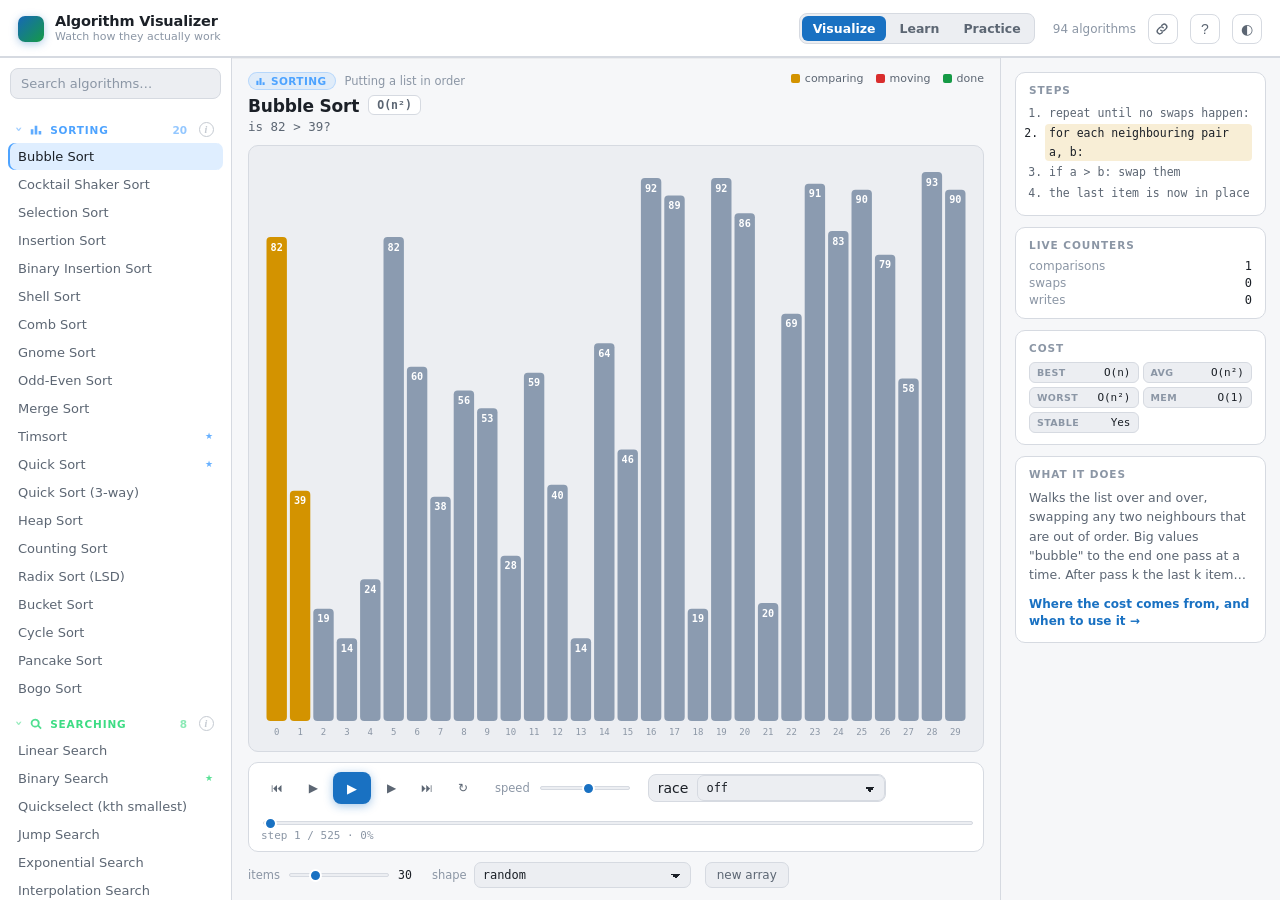
<file: index.html>
<!DOCTYPE html>
<html lang="en" data-theme="dark">
<head>
<meta charset="utf-8">
<meta name="viewport" content="width=device-width, initial-scale=1">
<title>Algorithm Visualizer</title>
<meta name="description" content="Step through 94 classic algorithms — sorting, searching, pathfinding, graphs, trees, dynamic programming, string matching, backtracking, number theory and geometry.">
<meta name="color-scheme" content="dark light">
<meta name="theme-color" content="#0e1116">

<!-- Favicon as an inline SVG, so there is no extra file to serve. -->
<link rel="icon" href="data:image/svg+xml,%3Csvg xmlns='http://www.w3.org/2000/svg' viewBox='0 0 32 32'%3E%3Crect width='32' height='32' rx='7' fill='%230e1116'/%3E%3Crect x='6' y='17' width='4' height='9' rx='1' fill='%234da3ff'/%3E%3Crect x='12' y='12' width='4' height='14' rx='1' fill='%23ffc53d'/%3E%3Crect x='18' y='8' width='4' height='18' rx='1' fill='%233ddc84'/%3E%3Crect x='24' y='20' width='4' height='6' rx='1' fill='%23ff5c5c'/%3E%3C/svg%3E">
<link rel="stylesheet" href="css/style.css">
</head>
<body>

<a class="skip-link" href="#stage">Skip to the visualization</a>

<header class="topbar">
  <div class="brand">
    <span class="logo" aria-hidden="true"></span>
    <div class="brand-text">
      <h1>Algorithm Visualizer</h1>
      <p class="tagline">Watch how they actually work</p>
    </div>
  </div>
  <div class="topbar-right">
    <span class="algo-count" id="algo-count"></span>
    <button class="icon-btn" id="copy-link" title="Copy a link to this exact step" aria-label="Copy link to this step">
      <svg viewBox="0 0 16 16" width="14" height="14" aria-hidden="true" fill="none" stroke="currentColor" stroke-width="1.6" stroke-linecap="round">
        <path d="M6.6 9.4a3 3 0 0 0 4.2 0l2.1-2.1a3 3 0 0 0-4.2-4.2l-1 1"/>
        <path d="M9.4 6.6a3 3 0 0 0-4.2 0L3.1 8.7a3 3 0 0 0 4.2 4.2l1-1"/>
      </svg>
    </button>
    <button class="icon-btn" id="help-toggle" title="Keyboard shortcuts (?)" aria-label="Keyboard shortcuts">?</button>
    <button class="icon-btn" id="theme-toggle" title="Toggle light / dark" aria-label="Toggle theme">◐</button>
  </div>
</header>

<main class="layout">

  <!-- ───────────────── left: algorithm picker ───────────────── -->
  <nav class="sidebar" id="sidebar" aria-label="Algorithms">
    <input type="search" id="algo-filter" class="filter" placeholder="Search algorithms…" autocomplete="off" aria-label="Search algorithms">
    <div id="algo-list" class="algo-list"></div>
  </nav>

  <!-- ───────────────── middle: the visual ───────────────── -->
  <section class="stage-wrap">
    <div class="stage-head">
      <div>
        <div class="crumb" id="crumb"></div>
        <h2 id="algo-title">—</h2><span class="big-o" id="big-o"></span>
        <p id="algo-note" class="note" role="status" aria-live="polite">Pick an algorithm to begin.</p>
      </div>
      <div class="stage-head-right">
        <div class="legend" id="legend"></div>
      </div>
    </div>

    <div class="stage" id="stage" role="img" aria-label="Algorithm visualization">
      <div class="race-pane" id="pane-a">
        <div class="race-head" id="head-a"></div>
        <canvas id="canvas"></canvas>
        <div class="race-foot" id="foot-a"></div>
      </div>
      <div class="race-pane" id="pane-b" hidden>
        <div class="race-head" id="head-b"></div>
        <canvas id="canvas-b"></canvas>
        <div class="race-foot" id="foot-b"></div>
      </div>
    </div>

    <!-- shown once both sides of a race have finished -->
    <div class="race-result" id="race-result" hidden>
      <div class="race-result-head">
        <span class="race-verdict" id="race-verdict"></span>
        <button class="race-more" id="race-more" type="button" aria-expanded="false">breakdown</button>
      </div>
      <div class="race-detail" id="race-detail" hidden></div>
    </div>

    <!-- playback -->
    <div class="controls">
      <div class="controls-main">
        <button class="ctrl" id="btn-reset"  title="Reset to the first step">⏮</button>
        <button class="ctrl" id="btn-back"   title="One step back">◀</button>
        <button class="ctrl play" id="btn-play" title="Play / pause">▶</button>
        <button class="ctrl" id="btn-fwd"    title="One step forward">▶</button>
        <button class="ctrl" id="btn-end"    title="Jump to the final step">⏭</button>
        <button class="ctrl" id="btn-loop"   title="Loop: replay automatically when it finishes" aria-pressed="false">↻</button>
      </div>

      <div class="scrub-wrap">
        <input type="range" id="scrub" class="scrub" min="0" max="0" value="0" aria-label="Scrub through the steps">
        <div class="scrub-label"><span id="step-label">step 0 / 0</span></div>
      </div>

      <label class="speed">
        speed
        <input type="range" id="speed" min="1" max="100" value="55" aria-label="Playback speed">
      </label>

      <label class="race-picker" id="race-wrap">
        <span>race</span>
        <select id="race-select" aria-label="Race against another algorithm"><option value="">off</option></select>
      </label>
    </div>

    <!-- per-algorithm inputs (array size, grid tools, etc.) -->
    <div class="inputs" id="inputs"></div>
  </section>

  <!-- ───────────────── right: what is happening now ─────────────────
       Ordered by what is useful while something is running. The steps
       list tracks the animation line by line, so it goes first; the
       prose that used to sit above it has a whole page of its own now,
       and pushed the live content below the fold. -->
  <aside class="info" aria-label="Explanation">

    <div class="info-block">
      <h3>Steps</h3>
      <ol class="pseudo" id="pseudocode"></ol>
    </div>

    <div class="info-block">
      <h3>Live counters</h3>
      <div class="stats" id="stats"></div>
    </div>

    <div class="info-block">
      <h3>Cost</h3>
      <div class="cost-chips" id="cost-chips"></div>
    </div>

    <div class="info-block about-block">
      <h3>What it does</h3>
      <p id="info-about">—</p>
      <p class="pick-line" id="pick-line" hidden><span class="pick-star">★</span><span id="info-pick"></span></p>
      <a class="info-more" id="info-more" href="learn.html">
        Where the cost comes from, and when to use it →
      </a>
    </div>

  </aside>

</main>

<!-- What a whole family of algorithms is for, opened by double-clicking
     a section heading in the sidebar. -->
<div class="overlay" id="guide" hidden>
  <div class="guide-card" role="dialog" aria-modal="true" aria-labelledby="guide-title">
    <button class="guide-close" id="guide-close" type="button" aria-label="Close">×</button>
    <div class="guide-head">
      <span class="guide-icon" id="guide-icon" aria-hidden="true"></span>
      <div>
        <h2 id="guide-title">—</h2>
        <p class="guide-sub" id="guide-sub"></p>
      </div>
    </div>
    <div class="guide-body" id="guide-body"></div>
    <p class="guide-foot">Double-click any section heading to read about that family. The case for a single algorithm is on its <a id="guide-learn" href="learn.html">Learn page</a>.</p>
  </div>
</div>

<!-- Keyboard shortcut help, toggled with ? -->
<div class="overlay" id="help" hidden>
  <div class="help-card" role="dialog" aria-modal="true" aria-label="Keyboard shortcuts">
    <h2>Keyboard shortcuts</h2>
    <dl>
      <dt>space</dt><dd>play / pause</dd>
      <dt>→ ←</dt><dd>one step forward / back</dd>
      <dt>↑ ↓</dt><dd>previous / next algorithm</dd>
      <dt>shift + → ←</dt><dd>jump 25 steps</dd>
      <dt>r</dt><dd>back to the first step</dd>
      <dt>n</dt><dd>new input, re-run</dd>
      <dt>home / end</dt><dd>first / last step</dd>
      <dt>/</dt><dd>jump to the search box</dd>
      <dt>t</dt><dd>light / dark</dd>
      <dt>?</dt><dd>this list</dd>
      <dt>esc</dt><dd>close this / clear the search</dd>
    </dl>
    <h3 class="help-sub">With the mouse</h3>
    <dl>
      <dt>click a section</dt><dd>fold that category away</dd>
      <dt>the ⓘ beside a section</dt><dd>what that whole family is for, and when you would reach for it</dd>
      <dt>drag on the board</dt><dd>draw walls; drag S or G to move them</dd>
    </dl>
    <p class="help-foot">The URL remembers where you are: <code>#quick@120</code> opens Quick Sort at step 120, and <code>#grid-bfs+grid-astar</code> opens a race.</p>
  </div>
</div>

<script type="module" src="js/main.js"></script>
</body>
</html>
</file>
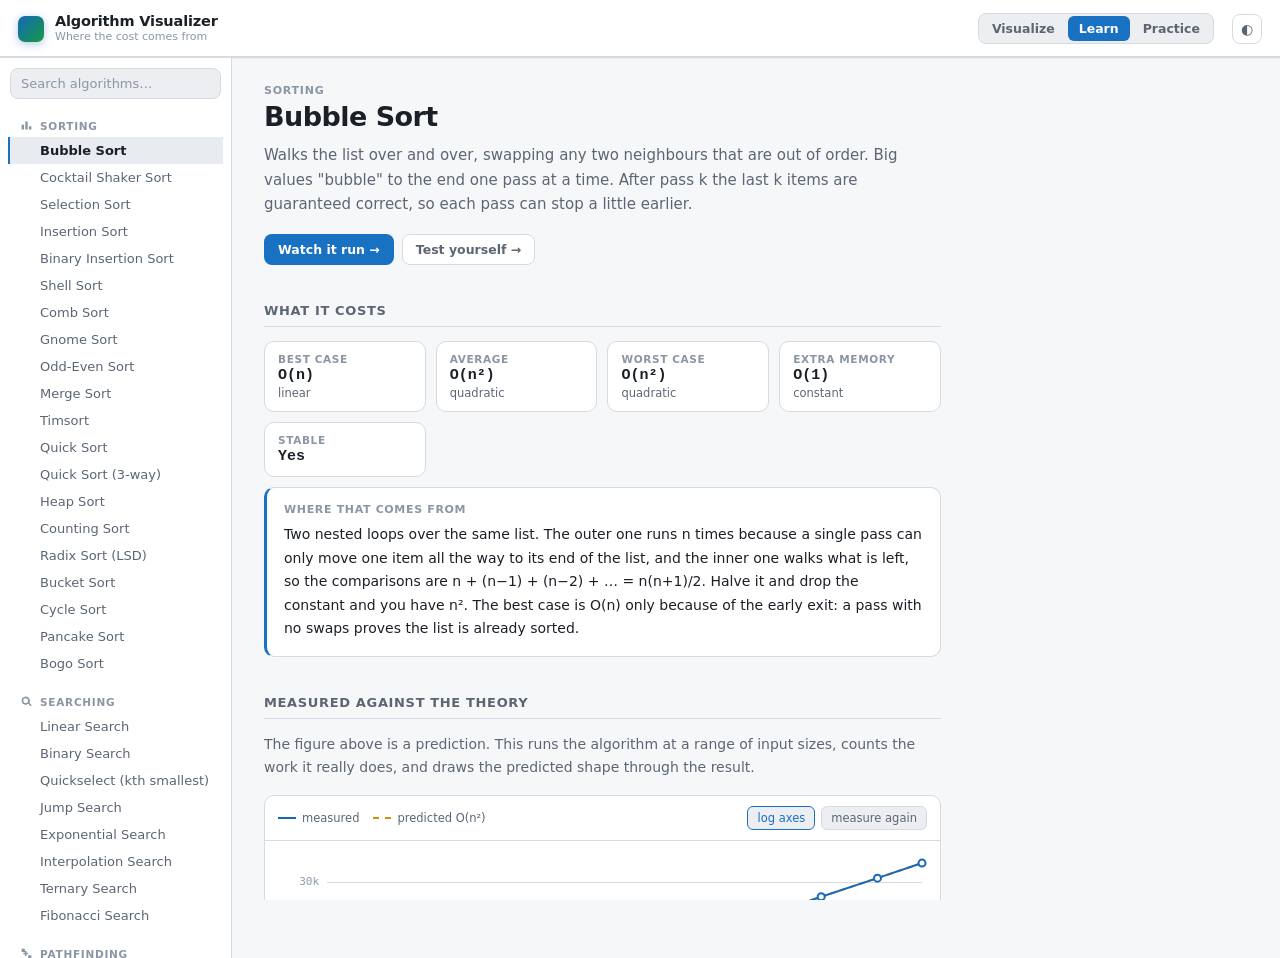
<file: learn.html>
<!DOCTYPE html>
<html lang="en" data-theme="dark">
<head>
<meta charset="utf-8">
<meta name="viewport" content="width=device-width, initial-scale=1">
<title>Learn — Algorithm Visualizer</title>
<meta name="description" content="Where each algorithm's running time comes from, measured against the theory, and when you would actually reach for it.">
<meta name="color-scheme" content="dark light">
<meta name="theme-color" content="#0e1116">
<link rel="icon" href="data:image/svg+xml,%3Csvg xmlns='http://www.w3.org/2000/svg' viewBox='0 0 32 32'%3E%3Crect width='32' height='32' rx='7' fill='%230e1116'/%3E%3Crect x='6' y='17' width='4' height='9' rx='1' fill='%234da3ff'/%3E%3Crect x='12' y='12' width='4' height='14' rx='1' fill='%23ffc53d'/%3E%3Crect x='18' y='8' width='4' height='18' rx='1' fill='%233ddc84'/%3E%3Crect x='24' y='20' width='4' height='6' rx='1' fill='%23ff5c5c'/%3E%3C/svg%3E">
<link rel="stylesheet" href="css/style.css">
<link rel="stylesheet" href="css/learn.css">
</head>
<body class="page-learn">

<a class="skip-link" href="#doc">Skip to the explanation</a>

<header class="topbar">
  <div class="brand">
    <span class="logo" aria-hidden="true"></span>
    <div class="brand-text">
      <h1>Algorithm Visualizer</h1>
      <p class="tagline">Where the cost comes from</p>
    </div>
  </div>
  <div class="topbar-right" id="topbar-right">
    <button class="icon-btn" id="theme-toggle" title="Toggle light / dark" aria-label="Toggle theme">◐</button>
  </div>
</header>

<main class="learn-layout">

  <nav class="sidebar" id="sidebar" aria-label="Algorithms">
    <input type="search" id="algo-filter" class="filter" placeholder="Search algorithms…" autocomplete="off" aria-label="Search algorithms">
    <div id="algo-list" class="algo-list"></div>
  </nav>

  <article class="doc" id="doc">

    <header class="doc-head">
      <div class="doc-crumb" id="doc-crumb"></div>
      <h2 id="doc-title">—</h2>
      <p class="doc-about" id="doc-about"></p>
      <div class="doc-actions">
        <a class="doc-btn primary" id="open-viz" href="index.html">Watch it run →</a>
        <a class="doc-btn" id="open-practice" href="practice.html">Test yourself →</a>
      </div>
    </header>

    <!-- ───────── cost ───────── -->
    <section class="doc-sec">
      <h3>What it costs</h3>
      <div class="cost-grid" id="cost-grid"></div>
    </section>

    <!-- ───────── measured growth ───────── -->
    <section class="doc-sec">
      <h3>Measured against the theory</h3>
      <p class="doc-lede">
        The figure above is a prediction. This runs the algorithm at a
        range of input sizes, counts the work it really does, and draws
        the predicted shape through the result.
      </p>

      <div class="chart-card">
        <div class="chart-toolbar">
          <span class="chart-key"><i class="key-line measured"></i>measured</span>
          <span class="chart-key"><i class="key-line predicted"></i><span id="key-predicted">predicted</span></span>
          <div class="chart-toolbar-right">
            <button class="chip" id="axes-toggle" type="button" aria-pressed="true" title="A power law is a straight line on log-log axes, and its exponent is the slope">log axes</button>
            <button class="chip" id="remeasure" type="button" title="Measure again on different random inputs">measure again</button>
          </div>
        </div>
        <div class="chart-holder">
          <canvas id="chart"></canvas>
          <div class="chart-busy" id="chart-busy">measuring…</div>
        </div>
        <p class="chart-note" id="chart-note"></p>
      </div>

      <div class="verdict" id="verdict" hidden>
        <span class="verdict-badge" id="verdict-badge"></span>
        <p id="verdict-text"></p>
      </div>

      <div class="doubling" id="doubling" hidden>
        <h4 id="doubling-head">What happens when the input doubles</h4>
        <p id="doubling-text"></p>
        <table class="growth-table" id="growth-table"></table>
        <p class="doc-fine" id="growth-fine"></p>
      </div>
    </section>

    <!-- ───────── when to use ───────── -->
    <section class="doc-sec" id="sec-when">
      <h3>When you would reach for it</h3>
      <div class="when-grid">
        <div class="when-card good">
          <h4>Reach for it when</h4>
          <p id="when-use">—</p>
        </div>
        <div class="when-card bad">
          <h4>Avoid it when</h4>
          <p id="when-avoid">—</p>
        </div>
      </div>
      <div class="pick-note" id="pick-note" hidden>
        <span class="pick-star">★</span>
        <p id="pick-text"></p>
      </div>
    </section>

    <!-- ───────── pros and cons ───────── -->
    <section class="doc-sec" id="sec-tradeoffs">
      <h3>Pros and cons</h3>
      <div class="pc-grid">
        <div class="pc-col">
          <h4 class="pc-head good">Going for it</h4>
          <ul id="pros"></ul>
        </div>
        <div class="pc-col">
          <h4 class="pc-head bad">Against it</h4>
          <ul id="cons"></ul>
        </div>
      </div>
    </section>

    <!-- ───────── steps ───────── -->
    <section class="doc-sec">
      <h3>How it works, step by step</h3>
      <ol class="pseudo" id="pseudocode"></ol>
    </section>

  </article>
</main>

<script type="module" src="js/learn/page.js"></script>
</body>
</html>
</file>
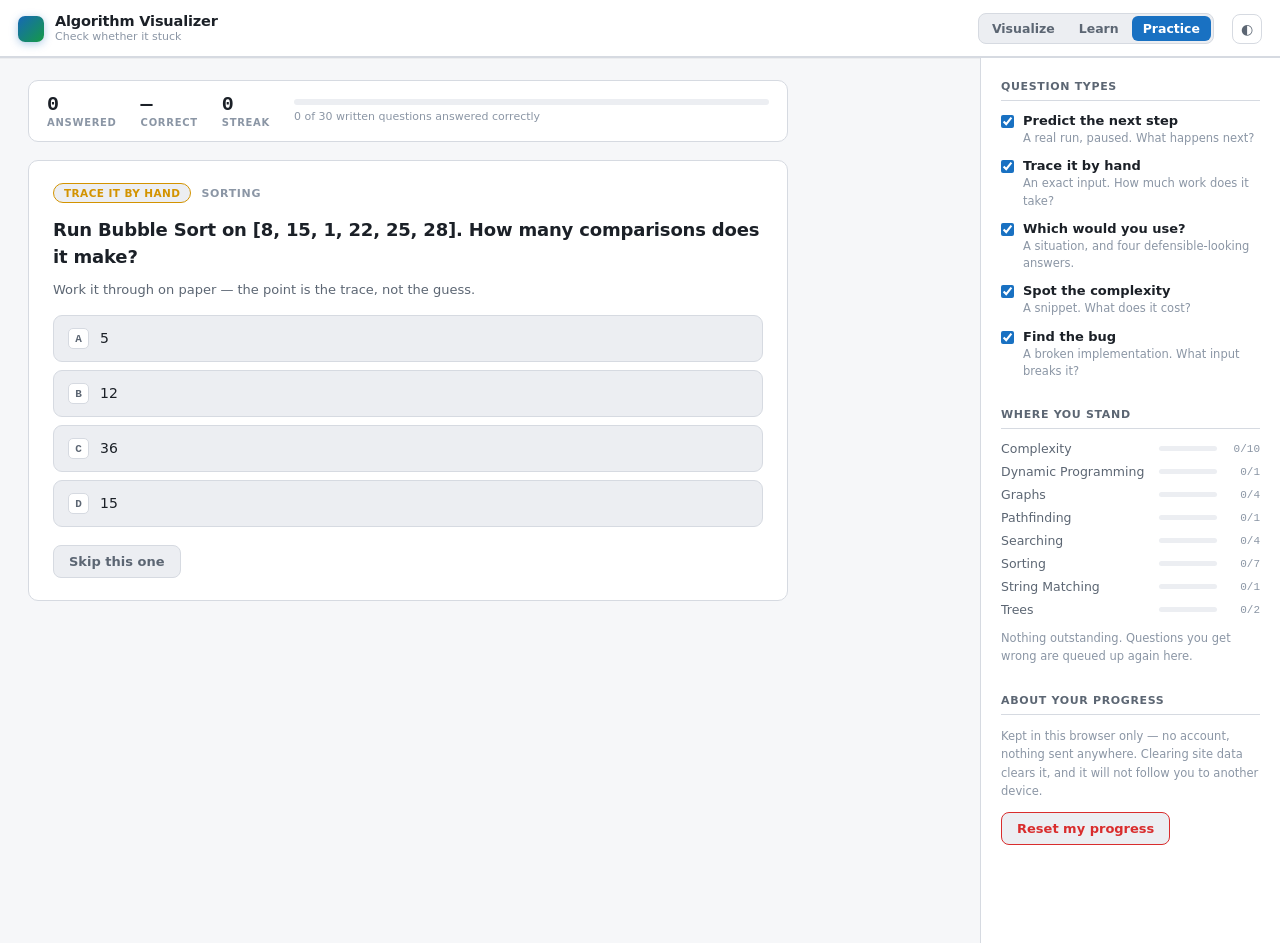
<file: practice.html>
<!DOCTYPE html>
<html lang="en" data-theme="dark">
<head>
<meta charset="utf-8">
<meta name="viewport" content="width=device-width, initial-scale=1">
<title>Practice — Algorithm Visualizer</title>
<meta name="description" content="Questions that check whether it stuck: predict the next step, pick the right algorithm, spot the complexity, trace a run by hand, find the bug.">
<meta name="color-scheme" content="dark light">
<meta name="theme-color" content="#0e1116">
<link rel="icon" href="data:image/svg+xml,%3Csvg xmlns='http://www.w3.org/2000/svg' viewBox='0 0 32 32'%3E%3Crect width='32' height='32' rx='7' fill='%230e1116'/%3E%3Crect x='6' y='17' width='4' height='9' rx='1' fill='%234da3ff'/%3E%3Crect x='12' y='12' width='4' height='14' rx='1' fill='%23ffc53d'/%3E%3Crect x='18' y='8' width='4' height='18' rx='1' fill='%233ddc84'/%3E%3Crect x='24' y='20' width='4' height='6' rx='1' fill='%23ff5c5c'/%3E%3C/svg%3E">
<link rel="stylesheet" href="css/style.css">
<link rel="stylesheet" href="css/practice.css">
</head>
<body class="page-practice">

<a class="skip-link" href="#quiz">Skip to the questions</a>

<header class="topbar">
  <div class="brand">
    <span class="logo" aria-hidden="true"></span>
    <div class="brand-text">
      <h1>Algorithm Visualizer</h1>
      <p class="tagline">Check whether it stuck</p>
    </div>
  </div>
  <div class="topbar-right" id="topbar-right">
    <button class="icon-btn" id="theme-toggle" title="Toggle light / dark" aria-label="Toggle theme">◐</button>
  </div>
</header>

<main class="practice-layout">

  <!-- ───────── the quiz ───────── -->
  <section class="quiz" id="quiz">

    <div class="scorebar">
      <div class="score-item">
        <span class="score-num" id="score-answered">0</span>
        <span class="score-key">answered</span>
      </div>
      <div class="score-item">
        <span class="score-num" id="score-percent">—</span>
        <span class="score-key">correct</span>
      </div>
      <div class="score-item">
        <span class="score-num" id="score-streak">0</span>
        <span class="score-key">streak</span>
      </div>
      <div class="score-bar-wrap" title="How much of the written bank you have answered correctly">
        <div class="score-bar"><div class="score-bar-fill" id="score-bar-fill"></div></div>
        <span class="score-bar-label" id="score-bar-label"></span>
      </div>
    </div>

    <!-- question -->
    <article class="card" id="card">
      <div class="card-head">
        <span class="kind-chip" id="kind-chip">—</span>
        <span class="card-topic" id="card-topic"></span>
      </div>

      <h2 class="q-prompt" id="q-prompt">Loading…</h2>
      <p class="q-note" id="q-note" hidden></p>

      <pre class="q-code" id="q-code" hidden><code></code></pre>

      <div class="q-visual" id="q-visual" hidden>
        <canvas id="q-canvas"></canvas>
        <p class="q-hint" id="q-hint"></p>
      </div>

      <div class="options" id="options" role="group" aria-label="Answers"></div>

      <div class="feedback" id="feedback" hidden>
        <div class="feedback-head">
          <span class="feedback-badge" id="feedback-badge"></span>
          <span class="feedback-extra" id="feedback-extra"></span>
        </div>
        <p class="feedback-text" id="feedback-text"></p>
        <div class="feedback-links" id="feedback-links"></div>
      </div>

      <div class="card-foot">
        <button class="btn primary" id="next-btn" hidden>Next question →</button>
        <button class="btn" id="skip-btn">Skip this one</button>
        <span class="card-foot-note" id="foot-note"></span>
      </div>
    </article>
  </section>

  <!-- ───────── settings and progress ───────── -->
  <aside class="panel" aria-label="Progress and settings">

    <section class="panel-block">
      <h3>Question types</h3>
      <div class="kind-list" id="kind-list"></div>
    </section>

    <section class="panel-block">
      <h3>Where you stand</h3>
      <div class="topic-list" id="topic-list"></div>
      <p class="panel-fine" id="revisit-note"></p>
    </section>

    <section class="panel-block">
      <h3>About your progress</h3>
      <p class="panel-fine">
        Kept in this browser only — no account, nothing sent anywhere.
        Clearing site data clears it, and it will not follow you to
        another device.
      </p>
      <button class="btn danger" id="reset-btn">Reset my progress</button>
    </section>

  </aside>
</main>

<script type="module" src="js/practice/page.js"></script>
</body>
</html>
</file>
<file: css/style.css>
/* ============================================================
   Algorithm Visualizer — styles
   Colors live as CSS variables so the whole app re-themes
   by swapping a few values at the top.
   ============================================================ */

:root {
  --bg:        #0e1116;
  --bg-panel:  #151a21;
  --bg-sunken: #0a0d11;
  --bg-hover:  #1d242e;
  --border:    #262e3a;
  --text:      #e6edf3;
  --text-dim:  #8b96a5;
  --text-faint:#5c6673;

  /* algorithm state colors */
  --c-idle:    #3d4a5c;
  --c-compare: #ffc53d;
  --c-swap:    #ff5c5c;
  --c-sorted:  #3ddc84;
  --c-cursor:  #4da3ff;
  --c-pivot:   #c678dd;
  --c-range:   #2a3b52;
  --c-found:   #3ddc84;
  --c-wall:    #39424f;
  --c-visited: #4da3ff;
  --c-frontier:#ffc53d;
  --c-path:    #3ddc84;
  --c-start:   #3ddc84;
  --c-goal:    #ff5c5c;

  --accent:    #4da3ff;
  --radius:    10px;
  --mono: ui-monospace, "SF Mono", Menlo, Consolas, monospace;
  --sans: -apple-system, BlinkMacSystemFont, "Segoe UI", Inter, system-ui, sans-serif;
}

:root[data-theme="light"] {
  --bg:        #f6f7f9;
  --bg-panel:  #ffffff;
  --bg-sunken: #eceef2;
  --bg-hover:  #e8ebf0;
  --border:    #d6dae1;
  --text:      #1b2027;
  --text-dim:  #5c6673;
  --text-faint:#8b96a5;

  /* Light-mode bars need to be noticeably darker than the page: at
     #b6c0cd they disappeared against the shaded active window. */
  --c-idle:    #8b9bb0;
  --c-compare: #d39300;
  --c-swap:    #d92d2d;
  --c-sorted:  #159a46;
  --c-cursor:  #1668b8;
  --c-pivot:   #8b2fe0;
  --c-range:   #cddff5;
  --c-wall:    #7d8794;
  --c-visited: #1971c2;
  --c-frontier:#e0a106;
  --c-path:    #16a34a;
  --accent:    #1971c2;
}

* { box-sizing: border-box; }

html, body {
  height: 100%;
  margin: 0;
}

body {
  background: var(--bg);
  color: var(--text);
  font-family: var(--sans);
  font-size: 14px;
  display: flex;
  flex-direction: column;
  overflow: hidden;
}

/* ───────────────────────── top bar ───────────────────────── */

.topbar {
  flex: none;
  height: 58px;
  padding: 0 18px;
  background: var(--bg-panel);
  border-bottom: 1px solid var(--border);
  display: flex;
  align-items: center;
  justify-content: space-between;
  /* A hairline of colour so the header reads as a header, not a strip. */
  box-shadow: inset 0 -1px 0 var(--border), 0 1px 0 rgba(0, 0, 0, .04);
}

.brand { display: flex; align-items: center; gap: 11px; }

.brand-text { display: flex; flex-direction: column; gap: 1px; }

.brand h1 {
  font-size: 14.5px;
  font-weight: 650;
  margin: 0;
  letter-spacing: -0.012em;
  line-height: 1.1;
}

.tagline {
  margin: 0;
  font-size: 11px;
  color: var(--text-faint);
  line-height: 1.1;
}

.logo {
  width: 26px; height: 26px;
  border-radius: 7px;
  background: linear-gradient(135deg, var(--c-cursor), var(--c-sorted));
  box-shadow: 0 2px 8px color-mix(in srgb, var(--c-cursor) 35%, transparent);
}

.topbar-right { display: flex; align-items: center; gap: 12px; }

.algo-count {
  color: var(--text-faint);
  font-size: 12px;
  font-variant-numeric: tabular-nums;
}

.icon-btn {
  background: transparent;
  border: 1px solid var(--border);
  color: var(--text-dim);
  width: 30px; height: 30px;
  border-radius: 8px;
  cursor: pointer;
  font-size: 14px;
  transition: background .12s, color .12s, transform .12s;
}
.icon-btn:hover {
  background: var(--bg-hover);
  color: var(--text);
  transform: translateY(-1px);
}
.icon-btn:active { transform: translateY(0); }
.icon-btn.flash { color: var(--c-sorted); border-color: var(--c-sorted); }
.icon-btn svg { display: block; }

/* ───────────────────────── layout ───────────────────────── */

.layout {
  flex: 1;
  min-height: 0;
  display: grid;
  grid-template-columns: 232px minmax(0, 1fr) 280px;
}

/* ──────────────────── page tabs (shared) ─────────────────── */

/* The three pages — Visualize, Learn, Practice — share this bar, so a
   change here changes all of them. Lives in style.css rather than any
   one page's stylesheet for that reason. */

.pagenav {
  display: flex;
  gap: 2px;
  margin-right: 6px;
  padding: 2px;
  background: var(--bg-sunken);
  border: 1px solid var(--border);
  border-radius: 8px;
}

.pagenav-link {
  padding: 5px 11px;
  border-radius: 6px;
  font-size: 12.5px;
  font-weight: 600;
  color: var(--text-dim);
  text-decoration: none;
  white-space: nowrap;
  transition: background .12s, color .12s;
}

.pagenav-link:hover { background: var(--bg-hover); color: var(--text); }

.pagenav-link.is-here {
  background: var(--accent);
  color: #fff;
  cursor: default;
}

:root[data-theme="light"] .pagenav-link.is-here { color: #fff; }

@media (max-width: 560px) {
  .pagenav-link { padding: 5px 8px; font-size: 12px; }
}

/* ───────────────────────── sidebar ───────────────────────── */

.sidebar {
  background: var(--bg-panel);
  border-right: 1px solid var(--border);
  display: flex;
  flex-direction: column;
  min-height: 0;
}

.filter {
  margin: 10px;
  padding: 7px 10px;
  background: var(--bg-sunken);
  border: 1px solid var(--border);
  border-radius: 8px;
  color: var(--text);
  font-family: var(--sans);
  font-size: 13px;
  outline: none;
}
.filter:focus { border-color: var(--accent); }
.filter::placeholder { color: var(--text-faint); }

.algo-list {
  flex: 1;
  overflow-y: auto;
  padding: 0 8px 16px;
}

.cat-head {
  display: flex;
  align-items: center;
  gap: 7px;
  padding: 13px 8px 6px;
  font-size: 10.5px;
  font-weight: 700;
  letter-spacing: 0.08em;
  text-transform: uppercase;
  color: var(--cat, var(--text-faint));
}

.cat-head {
  width: 100%;
  background: none;
  border: none;
  cursor: pointer;
  font-family: inherit;
  text-align: left;
  border-radius: 7px;
  transition: background .12s;
}
.cat-head:hover { background: var(--bg-hover); }

.chevron {
  display: inline-block;
  font-size: 13px;
  line-height: 1;
  opacity: .55;
  transform: rotate(90deg);
  transition: transform .16s ease;
}
.cat-head.shut .chevron { transform: rotate(0deg); }

.cat-group {
  display: grid;
  grid-template-rows: 1fr;
  overflow: hidden;
  transition: grid-template-rows .18s ease, opacity .14s ease;
}
.cat-group > * { min-height: 0; }

/* Set while a double click undoes the fold its first click caused, so the
   section snaps back instead of animating open again. */
.no-fold-anim .cat-group { transition: none; }
.cat-group.shut {
  grid-template-rows: 0fr;
  opacity: 0;
  pointer-events: none;
}

/* A collapsed heading sits tight against the next one. */
.cat-head.shut { padding-bottom: 6px; }

/* Folded away, but the algorithm you are running lives in here. */
.cat-head.holds-current .chevron::before {
  content: '●';
  position: absolute;
  margin-left: -11px;
  font-size: 7px;
  color: var(--cat, var(--accent));
}
.cat-head.holds-current { color: var(--cat, var(--text-faint)); }
.cat-head.holds-current .cat-name { font-weight: 800; }

.cat-icon {
  display: inline-flex;
  color: var(--cat, var(--text-faint));
  opacity: .9;
}

.cat-name { flex: 1; }

.cat-count {
  font-weight: 600;
  letter-spacing: 0;
  color: var(--cat, var(--c-idle));
  opacity: .6;
  font-variant-numeric: tabular-nums;
}

.algo-btn {
  display: flex;
  align-items: center;
  gap: 6px;
  width: 100%;
  text-align: left;
  padding: 6px 10px;
  margin-bottom: 1px;
  background: transparent;
  border: none;
  border-radius: 7px;
  color: var(--text-dim);
  font-family: var(--sans);
  font-size: 13px;
  cursor: pointer;
  transition: background .1s, color .1s;
}
.algo-btn:hover { background: var(--bg-hover); color: var(--text); }

.pick-badge {
  margin-left: auto;
  font-size: 9px;
  line-height: 1;
  color: var(--cat, var(--accent));
  opacity: .85;
}

.algo-btn mark {
  background: color-mix(in srgb, var(--c-compare) 32%, transparent);
  color: var(--text);
  border-radius: 2px;
  padding: 0 1px;
}
.algo-btn.active {
  background: color-mix(in srgb, var(--cat, var(--accent)) 18%, transparent);
  color: var(--text);
  font-weight: 500;
  box-shadow: inset 2px 0 0 var(--cat, var(--accent));
}

/* ───────────────────────── stage ───────────────────────── */

.stage-wrap {
  display: flex;
  flex-direction: column;
  min-width: 0;
  min-height: 0;
  padding: 14px 16px 12px;
  gap: 10px;
}

.stage-head {
  flex: none;
  display: flex;
  align-items: flex-start;
  justify-content: space-between;
  gap: 16px;
}

.crumb {
  display: flex;
  align-items: center;
  gap: 9px;
  margin-bottom: 5px;
}

.crumb-chip {
  display: inline-flex;
  align-items: center;
  gap: 5px;
  padding: 2px 8px 2px 6px;
  border-radius: 99px;
  font-size: 10.5px;
  font-weight: 650;
  letter-spacing: 0.04em;
  text-transform: uppercase;
  color: var(--cat, var(--accent));
  background: color-mix(in srgb, var(--cat, var(--accent)) 13%, transparent);
  border: 1px solid color-mix(in srgb, var(--cat, var(--accent)) 28%, transparent);
}

.crumb-blurb {
  font-size: 11.5px;
  color: var(--text-faint);
}

.stage-head h2 {
  margin: 0;
  display: inline;
  font-size: 17px;
  font-weight: 600;
  letter-spacing: -0.01em;
}

.big-o {
  display: inline-block;
  margin-left: 9px;
  padding: 2px 8px;
  border-radius: 6px;
  background: var(--bg-panel);
  border: 1px solid var(--border);
  font-family: var(--mono);
  font-size: 11.5px;
  font-weight: 600;
  color: var(--text-dim);
  vertical-align: 3px;
}

.note {
  margin: 3px 0 0;
  color: var(--text-dim);
  font-size: 12.5px;
  font-family: var(--mono);
  min-height: 16px;
}

.legend {
  display: flex;
  flex-wrap: wrap;
  gap: 4px 12px;
  justify-content: flex-end;
  max-width: 560px;
}

.legend-item {
  display: flex;
  align-items: center;
  gap: 5px;
  font-size: 11px;
  color: var(--text-dim);
  white-space: nowrap;
}

.legend-swatch {
  width: 9px; height: 9px;
  border-radius: 2px;
  flex: none;
}

.stage {
  flex: 1;
  min-height: 0;
  display: flex;
  gap: 10px;
}

/* One pane normally; two side by side when racing. */

/* This has to come first: `display: flex` below would otherwise beat the
   browser's own `[hidden] { display: none }`, leaving the second pane
   visible as an empty box whenever racing is off. */
.race-pane[hidden] { display: none; }

.race-pane {
  flex: 1;
  min-width: 0;
  min-height: 0;
  display: flex;
  flex-direction: column;
  background: var(--bg-sunken);
  border: 1px solid var(--border);
  border-radius: var(--radius);
  overflow: hidden;
}

.race-pane canvas {
  display: block;
  flex: 1;
  min-height: 0;
  width: 100%;
}

/* Head and foot only appear in race mode. */
.race-head,
.race-foot {
  flex: none;
  padding: 5px 10px;
  font-size: 11.5px;
  font-family: var(--mono);
  border-bottom: 1px solid var(--border);
  display: none;
}

.race-foot {
  border-bottom: none;
  border-top: 1px solid var(--border);
  color: var(--text-dim);
  min-height: 24px;
}

/* These two rules reveal the head and foot in race mode. The head keeps
   its flex layout so the name and the "finished" marker sit at opposite
   ends — using `block` here would collapse them together. */
body.racing .race-head { display: flex; }
body.racing .race-foot { display: block; }

.race-head {
  font-weight: 600;
  color: var(--text);
  display: none;
  justify-content: space-between;
  gap: 10px;
}

.race-head .finished {
  color: var(--c-sorted);
  font-weight: 700;
}

.race-foot .counters {
  color: var(--text-faint);
  font-size: 10.5px;
}

/* The race control reads as one unit: a label and its picker together. */
.race-picker {
  display: flex;
  align-items: center;
  gap: 0;
  border: 1px solid var(--border);
  border-radius: 8px;
  overflow: hidden;
  background: var(--bg-sunken);
}

.race-picker > span,
.race-picker::before {
  padding: 0 9px;
}

.race-picker select {
  max-width: 190px;
  border: none;
  border-left: 1px solid var(--border);
  border-radius: 0;
  background-color: transparent;
  padding-top: 7px;
  padding-bottom: 7px;
}

/* While a race is on, the control is tinted so it is obvious why there
   are two panes. */
body.racing .race-picker {
  border-color: color-mix(in srgb, var(--accent) 55%, var(--border));
  background: color-mix(in srgb, var(--accent) 12%, transparent);
  color: var(--accent);
}
body.racing .race-picker select { color: var(--text); font-weight: 600; }

/* ───────────────────────── controls ───────────────────────── */

.controls {
  flex: none;
  display: flex;
  align-items: center;
  gap: 16px;
  padding: 9px 12px;
  background: var(--bg-panel);
  border: 1px solid var(--border);
  border-radius: var(--radius);
}

.controls-main { display: flex; gap: 4px; }

.ctrl {
  width: 32px; height: 32px;
  display: grid;
  place-items: center;
  background: transparent;
  border: 1px solid transparent;
  border-radius: 8px;
  color: var(--text-dim);
  cursor: pointer;
  font-size: 12px;
  transition: background .1s, color .1s;
}
.ctrl:hover:not(:disabled) { background: var(--bg-hover); color: var(--text); }
.ctrl:disabled { opacity: .3; cursor: default; }

.ctrl.on {
  background: color-mix(in srgb, var(--accent) 22%, transparent);
  color: var(--text);
}

.ctrl.play {
  background: var(--accent);
  color: #fff;
  width: 38px;
  font-size: 13px;
  box-shadow: 0 2px 10px color-mix(in srgb, var(--accent) 40%, transparent);
}
.ctrl.play:hover:not(:disabled) { filter: brightness(1.12); background: var(--accent); color: #fff; }

#btn-back { transform: scaleX(-1); }

.scrub-wrap { flex: 1; min-width: 0; }

.scrub { width: 100%; }

.scrub-label {
  margin-top: 1px;
  font-size: 11px;
  color: var(--text-faint);
  font-family: var(--mono);
  font-variant-numeric: tabular-nums;
}

.speed {
  display: flex;
  align-items: center;
  gap: 8px;
  font-size: 11.5px;
  color: var(--text-faint);
  white-space: nowrap;
}
.speed input { width: 90px; }

/* range inputs */
input[type="range"] {
  -webkit-appearance: none;
  appearance: none;
  height: 4px;
  background: var(--bg-sunken);
  border: 1px solid var(--border);
  border-radius: 99px;
  outline: none;
  cursor: pointer;
}
input[type="range"]::-webkit-slider-thumb {
  -webkit-appearance: none;
  width: 13px; height: 13px;
  border-radius: 50%;
  background: var(--accent);
  border: 2px solid var(--bg-panel);
  cursor: pointer;
}
input[type="range"]::-moz-range-thumb {
  width: 13px; height: 13px;
  border-radius: 50%;
  background: var(--accent);
  border: 2px solid var(--bg-panel);
  cursor: pointer;
  border: none;
}

/* ───────────────────────── inputs row ───────────────────────── */

.inputs {
  flex: none;
  display: flex;
  flex-wrap: wrap;
  align-items: center;
  gap: 8px 14px;
  min-height: 0;
}
.inputs:empty { display: none; }

.field {
  display: flex;
  align-items: center;
  gap: 7px;
  font-size: 11.5px;
  color: var(--text-faint);
  white-space: nowrap;
}

.field input[type="range"] { width: 100px; }

.field input[type="text"],
.field input[type="number"],
.field select,
.race-picker select {
  background: var(--bg-sunken);
  border: 1px solid var(--border);
  border-radius: 7px;
  color: var(--text);
  padding: 5px 8px;
  font-family: var(--mono);
  font-size: 12px;
  outline: none;
}

/* Drop the OS select chrome and draw our own chevron, so the control
   matches everything around it instead of looking bolted on. */
.field select,
.race-picker select {
  -webkit-appearance: none;
  appearance: none;
  padding-right: 26px;
  cursor: pointer;
  background-image: linear-gradient(45deg, transparent 50%, currentColor 50%),
                    linear-gradient(135deg, currentColor 50%, transparent 50%);
  background-position: calc(100% - 14px) calc(50% + 1px), calc(100% - 9px) calc(50% + 1px);
  background-size: 5px 5px, 5px 5px;
  background-repeat: no-repeat;
  transition: border-color .12s, background-color .12s;
}
.field select:hover,
.race-picker select:hover { border-color: color-mix(in srgb, var(--accent) 50%, var(--border)); }
.field input[type="text"] { width: 150px; }
.field input[type="number"] { width: 64px; }
.field input:focus, .field select:focus { border-color: var(--accent); }

.field .val {
  color: var(--text);
  font-family: var(--mono);
  font-variant-numeric: tabular-nums;
  min-width: 20px;
}

.btn {
  background: var(--bg-sunken);
  border: 1px solid var(--border);
  border-radius: 7px;
  color: var(--text-dim);
  padding: 5px 11px;
  font-family: var(--sans);
  font-size: 12px;
  cursor: pointer;
  transition: background .1s, color .1s;
}
.btn:hover {
  background: var(--bg-hover);
  color: var(--text);
  border-color: color-mix(in srgb, var(--accent) 45%, var(--border));
}
.btn:active { transform: scale(.97); }
.btn.on {
  background: color-mix(in srgb, var(--accent) 20%, transparent);
  border-color: var(--accent);
  color: var(--text);
}

/* ───────────────────────── info panel ───────────────────────── */

.info {
  background: var(--bg);
  border-left: 1px solid var(--border);
  overflow-y: auto;
  padding: 14px;
}

/* Each block is its own card, so the panel reads as a set of facts
   rather than one long column of text. */
.info > .info-block {
  background: var(--bg-panel);
  border: 1px solid var(--border);
  border-radius: 10px;
  padding: 11px 13px;
}

.info-block { margin-bottom: 11px; }

/* The recommendation sits in a tinted card so it reads as an opinion,
   not as more neutral reference text. */

.pick-star { font-size: 11px; }

.info-block h3 {
  margin: 0 0 8px;
  font-size: 10.5px;
  font-weight: 700;
  letter-spacing: 0.09em;
  text-transform: uppercase;
  color: var(--text-faint);
}

.info-block p {
  margin: 0;
  font-size: 12.5px;
  line-height: 1.55;
  color: var(--text-dim);
}

.stats { display: flex; flex-direction: column; gap: 3px; }

.stat {
  display: flex;
  justify-content: space-between;
  font-size: 12px;
}
.stat span:first-child { color: var(--text-faint); }
.stat span:last-child {
  font-family: var(--mono);
  font-variant-numeric: tabular-nums;
  color: var(--text);
}

.pseudo {
  margin: 0;
  padding-left: 20px;
  font-family: var(--mono);
  font-size: 11.5px;
  line-height: 1.6;
  color: var(--text-dim);
}
.pseudo li { margin-bottom: 2px; }
.pseudo li.hot {
  color: var(--text);
  background: color-mix(in srgb, var(--c-compare) 16%, transparent);
  border-radius: 4px;
  padding: 0 4px;
  margin-left: -4px;
}

/* ───────────────────────── scrollbars ───────────────────────── */

::-webkit-scrollbar { width: 9px; height: 9px; }
::-webkit-scrollbar-track { background: transparent; }
::-webkit-scrollbar-thumb {
  background: var(--border);
  border-radius: 99px;
}
::-webkit-scrollbar-thumb:hover { background: var(--c-idle); }

/* ───────────────────────── narrow screens ───────────────────────── */

@media (max-width: 1280px) {
  /* The controls row runs out of room before the layout does. */
  .controls { flex-wrap: wrap; row-gap: 8px; }
  .scrub-wrap { order: 3; flex-basis: 100%; }
}

@media (max-width: 1100px) {
  .layout { grid-template-columns: 200px minmax(0, 1fr); }
  .info { display: none; }
  /* Racing needs width; stack the two panes once there isn't any. */
  .stage { flex-direction: column; }
}

@media (max-width: 760px) {
  /* ── Phones ──────────────────────────────────────────────
     Two problems at this width. Content ran off the right edge,
     because several controls carry fixed pixel widths that do not
     fit 390px. And the algorithm list sat ABOVE the visualization
     in a 220px window, so you scrolled past four algorithm names
     before reaching the thing you opened the page for.

     So: the stage goes first, the list goes underneath at full
     height, and everything is allowed to shrink.               */

  /* The desktop layout pins everything inside one viewport height and
     scrolls the panes individually. On a phone the page itself has to
     scroll instead, or the stage and the controls get crushed to nothing
     to make room for the algorithm list. */
  html, body { height: auto; min-height: 100%; }
  body { overflow-y: auto; overflow-x: hidden; }

  .layout {
    display: flex;
    flex-direction: column;
    flex: none;
    min-height: 0;
  }

  .stage-wrap { order: 1; height: auto; padding: 10px 10px 12px; gap: 8px; }
  .sidebar    { order: 2; max-height: none; border-right: none; border-top: 1px solid var(--border); }
  .info       { display: none; }

  /* Worth real height, and racing side by side is hopeless here. */
  .stage { min-height: 46vh; flex-direction: column; }

  .topbar { height: 50px; padding: 0 12px; }
  .topbar-right { gap: 7px; }
  .tagline { display: none; }
  .logo { width: 22px; height: 22px; }
  .algo-count { display: none; }
  .legend { display: none; }
  .crumb-blurb { display: none; }

  /* Nothing may be wider than the screen. Each of these carries a fixed
     pixel width on desktop that does not fit 390px, and a flex row will
     happily overflow rather than wrap unless its children are allowed to
     shrink below their content size — hence min-width: 0 throughout. */
  .stage-wrap,
  .sidebar { min-width: 0; max-width: 100%; }

  .controls { flex-wrap: wrap; gap: 8px 10px; padding: 8px 10px; }
  .controls > * { min-width: 0; max-width: 100%; }
  .controls-main { flex: 1 1 100%; justify-content: space-between; }
  .scrub-wrap { order: 3; flex: 1 1 100%; }
  .speed { order: 4; flex: 1 1 100%; }
  .speed input { flex: 1; width: auto; min-width: 0; }
  .race-picker { order: 5; flex: 1 1 100%; }
  .race-picker select { flex: 1; min-width: 0; max-width: none; }

  .inputs { gap: 7px 10px; }
  .inputs > * { max-width: 100%; min-width: 0; }
  .inputs .field { flex: 0 1 auto; }
  .field input[type="text"] { width: auto; max-width: 160px; min-width: 0; }
  .field input[type="range"] { width: 78px; }
  .field select { max-width: 140px; }

  /* Three columns do not fit; put the label on its own line. */
  .rr-grid { grid-template-columns: 1fr 1fr; gap: 3px 10px; }
  .rr-label { grid-column: 1 / -1; padding-top: 6px; }
  .rr-num { min-width: 44px; font-size: 11px; }

  .help-card { padding: 18px; }
}

@media (max-width: 560px) {
  /* Three page tabs, three icon buttons and a title do not fit a phone.
     The tabs say where you are and the icons do things, so the title is
     what goes — the logo stays, and the page name is in the tab bar and
     the browser's own title anyway. */
  .brand-text { display: none; }
  .brand { gap: 0; }
}

@media (max-width: 420px) {
  /* Narrowest phones: trim the last few pixels. */
  .brand h1 { font-size: 13px; }
  .stage-head h2 { font-size: 15px; }
  .big-o { font-size: 10.5px; margin-left: 6px; }
  .ctrl { width: 30px; height: 30px; }
}

/* ───────────────────── help overlay ────────────────────── */

.overlay {
  position: fixed;
  inset: 0;
  background: rgba(0, 0, 0, 0.55);
  display: grid;
  place-items: center;
  z-index: 50;
  padding: 20px;
}
.overlay[hidden] { display: none; }

.help-card {
  background: var(--bg-panel);
  border: 1px solid var(--border);
  border-radius: 14px;
  padding: 22px 26px;
  max-width: 420px;
  width: 100%;
  box-shadow: 0 18px 50px rgba(0, 0, 0, .45);
}

.help-card h2 {
  margin: 0 0 14px;
  font-size: 14px;
  font-weight: 600;
}

.help-card dl {
  display: grid;
  grid-template-columns: auto 1fr;
  gap: 7px 16px;
  margin: 0;
  font-size: 12.5px;
}

.help-card dt {
  font-family: var(--mono);
  color: var(--text);
  white-space: nowrap;
}

.help-card dd {
  margin: 0;
  color: var(--text-dim);
}

.help-foot {
  margin: 16px 0 0;
  padding-top: 13px;
  border-top: 1px solid var(--border);
  font-size: 11.5px;
  line-height: 1.6;
  color: var(--text-faint);
}

.help-foot code {
  font-family: var(--mono);
  color: var(--text-dim);
  background: var(--bg-sunken);
  padding: 1px 4px;
  border-radius: 3px;
}

/* ───────────────────── pros & cons ─────────────────────── */

/* ───────────────────── keyboard focus ──────────────────── */
/* Buttons had no visible focus state, so tabbing through the UI
   was invisible. :focus-visible shows the ring for keyboard users
   without putting an outline on every mouse click.               */

:focus-visible {
  outline: 2px solid var(--accent);
  outline-offset: 2px;
  border-radius: 6px;
}

.algo-btn:focus-visible { outline-offset: -2px; }

/* Let the sidebar be reached and skipped past with one key. */
.skip-link {
  position: absolute;
  left: -9999px;
  top: 0;
  background: var(--bg-panel);
  color: var(--text);
  padding: 8px 14px;
  border: 1px solid var(--accent);
  border-radius: 8px;
  font-size: 12.5px;
  z-index: 100;
}
.skip-link:focus { left: 10px; top: 10px; }

@media (prefers-reduced-motion: reduce) {
  * { transition-duration: 0.01ms !important; }
}

/* A run that hit the frame cap did not finish — colour the scrubber so
   that is obvious, rather than letting it look like a completed run. */
body.truncated .scrub-label::after {
  content: '  ·  incomplete';
  color: var(--c-swap);
  font-weight: 700;
}
body.truncated .note { color: var(--c-swap); }

/* ───────────────────── race result ─────────────────────── */

.race-result {
  flex: none;
  background: var(--bg-panel);
  border: 1px solid color-mix(in srgb, var(--accent) 35%, var(--border));
  border-radius: var(--radius);
  overflow: hidden;
}
.race-result[hidden] { display: none; }

.race-result-head {
  display: flex;
  align-items: center;
  justify-content: space-between;
  gap: 14px;
  padding: 9px 13px;
}

.race-verdict {
  font-size: 12.5px;
  color: var(--text);
  line-height: 1.45;
}
.race-verdict b { color: var(--c-sorted); font-weight: 650; }
.race-verdict .ratio {
  font-family: var(--mono);
  color: var(--accent);
  font-weight: 700;
}

.race-more {
  flex: none;
  background: transparent;
  border: 1px solid var(--border);
  border-radius: 7px;
  color: var(--text-dim);
  padding: 4px 10px;
  font-family: var(--sans);
  font-size: 11.5px;
  cursor: pointer;
  transition: background .1s, color .1s;
}
.race-more:hover { background: var(--bg-hover); color: var(--text); }
.race-more::after { content: ' ▾'; font-size: 9px; }
.race-more[aria-expanded="true"]::after { content: ' ▴'; }

.race-detail {
  border-top: 1px solid var(--border);
  padding: 11px 13px 13px;
}
.race-detail[hidden] { display: none; }

/* The breakdown: a label and two scaled bars per row. Bars rather than
   bare numbers, because two figures at opposite ends of a wide row are
   genuinely hard to compare. */

.rr-grid {
  display: grid;
  grid-template-columns: minmax(96px, 150px) 1fr 1fr;
  gap: 3px 18px;
  align-items: center;
  max-width: 860px;
}

.rr-head {
  font-size: 10.5px;
  font-weight: 700;
  letter-spacing: 0.06em;
  text-transform: uppercase;
  padding-bottom: 5px;
  border-bottom: 1px solid var(--border);
  margin-bottom: 3px;
}
.rr-head.rr-a { color: var(--accent); }
.rr-head.rr-b { color: var(--text-dim); }

.rr-label {
  font-size: 12px;
  color: var(--text-faint);
  padding-right: 4px;
}

.rr-cell {
  display: flex;
  align-items: center;
  gap: 9px;
}

.rr-track {
  flex: 1;
  min-width: 0;
  height: 7px;
  border-radius: 99px;
  background: var(--bg-sunken);
  overflow: hidden;
}

.rr-bar {
  height: 100%;
  border-radius: 99px;
  background: var(--c-idle);
  transition: width .2s ease;
}
.rr-bar.rr-smaller { background: var(--c-sorted); }

.rr-num {
  flex: none;
  min-width: 56px;
  text-align: right;
  font-family: var(--mono);
  font-variant-numeric: tabular-nums;
  font-size: 12px;
  color: var(--text-dim);
}
.rr-num.rr-win { color: var(--text); font-weight: 700; }

/* The step count is the headline, so it reads a notch stronger and is
   separated from the per-counter rows below it. */
.rr-label.rr-headline {
  color: var(--text);
  font-weight: 600;
}
.rr-cell.rr-headline { padding-bottom: 7px; }
.rr-label.rr-headline,
.rr-cell.rr-headline {
  border-bottom: 1px solid var(--border);
  margin-bottom: 5px;
  padding-bottom: 7px;
}
.rr-cell.rr-headline .rr-track { height: 9px; }
.rr-cell.rr-headline .rr-num { font-size: 13px; }

.race-footnote {
  margin: 9px 0 0;
  font-size: 11px;
  line-height: 1.5;
  color: var(--text-faint);
}

/* ──────────────── the right-hand panel ──────────────── */

/* Cost as a row of chips. The old five-row table was 149px tall, which
   with the prose above it pushed the steps list — the one thing that
   tracks the running animation — off the bottom of the panel. */

/* Two to a row, not free-flowing: wrapping chips of uneven width came
   out the same height as the table they replaced. */
.cost-chips {
  display: grid;
  grid-template-columns: 1fr 1fr;
  gap: 4px;
}

.cost-chip {
  display: flex;
  align-items: baseline;
  justify-content: space-between;
  gap: 6px;
  padding: 3px 7px;
  background: var(--bg-sunken);
  border: 1px solid var(--border);
  border-radius: 6px;
  font-family: var(--mono);
  font-size: 11px;
  white-space: nowrap;
}

.cost-chip b {
  font-family: var(--sans);
  font-size: 9.5px;
  font-weight: 700;
  letter-spacing: .04em;
  text-transform: uppercase;
  color: var(--text-faint);
}

/* The full text lives on the Learn page. Here it is clamped, because an
   unbounded paragraph of prose pushed the steps list — the one thing
   that follows the running animation — off the bottom of the panel. */
.about-block #info-about,
.about-block .pick-line span:last-child {
  display: -webkit-box;
  -webkit-box-orient: vertical;
  overflow: hidden;
}

.about-block #info-about { -webkit-line-clamp: 5; }
.about-block .pick-line span:last-child { -webkit-line-clamp: 3; }

.pick-line[hidden] { display: none; }

.pick-line {
  display: flex;
  gap: 7px;
  margin: 9px 0 0;
  font-size: 12px;
  line-height: 1.55;
  color: var(--text-dim);
}

.pick-line .pick-star { flex: none; }

.info-more {
  display: inline-block;
  margin-top: 11px;
  font-size: 12px;
  font-weight: 600;
  color: var(--accent);
  text-decoration: none;
  line-height: 1.45;
}

.info-more:hover { text-decoration: underline; }


/* ──────────────── what a family is for ──────────────── */

/* Opened by double-clicking a section heading in the sidebar. Wider and
   more readable than the shortcut card, because this one is prose. */

.guide-card {
  position: relative;
  width: min(42rem, calc(100vw - 32px));
  max-height: calc(100vh - 64px);
  overflow-y: auto;
  padding: 24px 28px 22px;
  background: var(--bg-panel);
  border: 1px solid var(--border);
  border-radius: 14px;
  box-shadow: 0 18px 50px rgba(0, 0, 0, .45);
}

.guide-close {
  position: absolute;
  top: 12px;
  right: 14px;
  width: 28px;
  height: 28px;
  background: none;
  border: 0;
  border-radius: 6px;
  font-size: 20px;
  line-height: 1;
  color: var(--text-faint);
  cursor: pointer;
}

.guide-close:hover { background: var(--bg-hover); color: var(--text); }

.guide-head {
  display: flex;
  align-items: flex-start;
  gap: 12px;
  padding-bottom: 14px;
  margin-bottom: 4px;
  border-bottom: 1px solid var(--border);
}

.guide-icon { display: flex; flex: none; margin-top: 3px; }
.guide-head h2 { margin: 0; font-size: 20px; letter-spacing: -.01em; }

.guide-sub {
  margin: 3px 0 0;
  font-size: 12.5px;
  color: var(--text-faint);
}

.guide-body h3 {
  margin: 18px 0 6px;
  font-size: 11px;
  font-weight: 700;
  letter-spacing: .06em;
  text-transform: uppercase;
  color: var(--text-dim);
}

.guide-body p {
  margin: 0;
  font-size: 14px;
  line-height: 1.7;
}

.guide-foot {
  margin: 20px 0 0;
  padding-top: 13px;
  border-top: 1px solid var(--border);
  font-size: 12px;
  line-height: 1.6;
  color: var(--text-faint);
}

.guide-foot a { color: var(--accent); }

.help-sub {
  margin: 18px 0 8px;
  font-size: 11px;
  font-weight: 700;
  letter-spacing: .06em;
  text-transform: uppercase;
  color: var(--text-dim);
}

/* The section headings are now double-clickable, so stop a double click
   selecting the label text under the pointer. */
.cat-head { user-select: none; }

/* The heading and its info button sit side by side. */
.cat-row { display: flex; align-items: stretch; }
.cat-row .cat-head { flex: 1; min-width: 0; }

.cat-info {
  flex: none;
  display: grid;
  place-items: center;
  width: 26px;
  /* The heading's padding is top-heavy (13px against 6px), so its text
     sits 3.5px below the middle of the row. Matching that padding puts
     the mark on the same line as the category name and the count,
     instead of centring it in the row and floating above them. */
  padding: 13px 0 6px;
  margin: 0 4px 0 -2px;
  background: none;
  border: 0;
  border-radius: 6px;
  color: var(--text-faint);
  cursor: pointer;
  opacity: .5;
  transition: opacity .12s, background .12s, color .12s;
}

/* A small circled i: the ring and the letter are one element, so there
   is no way for them to drift apart. */
.cat-info-mark {
  display: grid;
  place-items: center;
  width: 15px;
  height: 15px;
  border: 1.3px solid currentColor;
  border-radius: 50%;
  font-family: var(--serif, Georgia, "Times New Roman", serif);
  font-size: 10px;
  font-style: italic;
  font-weight: 700;
  line-height: 1;
}

.cat-row:hover .cat-info { opacity: .85; }

.cat-info:hover,
.cat-info:focus-visible {
  opacity: 1;
  background: var(--bg-hover);
  color: var(--accent);
}

@media (max-width: 560px) {
  .guide-card { padding: 20px 18px 18px; }
  .guide-head h2 { font-size: 18px; }
  .guide-body p { font-size: 13.5px; }
}
</file>
<file: css/learn.css>
/* ============================================================
   The Learn page.

   A reading layout, not an app layout: the visualizer fills the viewport
   and never scrolls, this is a document with a picker beside it. The
   measure is capped at around 76 characters because the paragraphs here
   are the point of the page, and a 1,600-pixel line is unreadable.
   ============================================================ */

.page-learn { display: flex; flex-direction: column; min-height: 100vh; }

.learn-layout {
  flex: 1;
  min-height: 0;
  display: grid;
  grid-template-columns: 232px minmax(0, 1fr);
}

.page-learn .sidebar {
  position: sticky;
  top: 0;
  align-self: start;
  max-height: 100vh;
  overflow: auto;
}

/* ───────────────────── the picker ───────────────────── */

.algo-group { padding: 0 0 8px; }

.algo-cat {
  display: flex;
  align-items: center;
  gap: 7px;
  padding: 10px 12px 5px;
  font-size: 10.5px;
  font-weight: 700;
  letter-spacing: .07em;
  text-transform: uppercase;
  color: var(--text-faint);
}

.algo-cat svg { width: 13px; height: 13px; flex: none; }

.algo-item {
  display: block;
  padding: 6px 12px 6px 30px;
  font-size: 13px;
  color: var(--text-dim);
  text-decoration: none;
  border-left: 2px solid transparent;
}

.algo-item:hover { background: var(--bg-hover); color: var(--text); }

.algo-item.active {
  background: var(--bg-hover);
  border-left-color: var(--accent);
  color: var(--text);
  font-weight: 600;
}

.algo-none { padding: 14px 12px; font-size: 12.5px; color: var(--text-faint); }

/* ───────────────────── the document ───────────────────── */

.doc {
  min-width: 0;
  padding: 26px 32px 80px;
  overflow-x: hidden;
}

.doc > * { max-width: 76ch; }

.doc-head { margin-bottom: 30px; }

.doc-crumb {
  font-size: 11px;
  font-weight: 700;
  letter-spacing: .07em;
  text-transform: uppercase;
  color: var(--text-faint);
}

.doc-head h2 {
  margin: 4px 0 10px;
  font-size: 27px;
  line-height: 1.2;
  letter-spacing: -.02em;
}

.doc-about {
  margin: 0;
  font-size: 15px;
  line-height: 1.62;
  color: var(--text-dim);
}

.doc-actions { display: flex; flex-wrap: wrap; gap: 8px; margin-top: 18px; }

.doc-btn {
  padding: 7px 13px;
  background: var(--bg-panel);
  border: 1px solid var(--border);
  border-radius: 8px;
  font-size: 12.5px;
  font-weight: 600;
  color: var(--text-dim);
  text-decoration: none;
}

.doc-btn:hover { background: var(--bg-hover); color: var(--text); }

.doc-btn.primary {
  background: var(--accent);
  border-color: transparent;
  color: #fff;
}

.doc-btn.primary:hover { filter: brightness(1.08); color: #fff; }

.doc-sec { margin-top: 38px; }

.doc-sec > h3 {
  margin: 0 0 14px;
  padding-bottom: 8px;
  border-bottom: 1px solid var(--border);
  font-size: 13px;
  font-weight: 700;
  letter-spacing: .05em;
  text-transform: uppercase;
  color: var(--text-dim);
}

.doc-lede {
  margin: 0 0 16px;
  font-size: 14px;
  line-height: 1.65;
  color: var(--text-dim);
}

.doc-fine {
  margin: 10px 0 0;
  font-size: 12px;
  line-height: 1.6;
  color: var(--text-faint);
}

/* ───────────────────── cost ───────────────────── */

.cost-grid {
  display: grid;
  grid-template-columns: repeat(auto-fit, minmax(132px, 1fr));
  gap: 10px;
}

.cost-cell {
  display: flex;
  flex-direction: column;
  gap: 2px;
  padding: 11px 13px;
  background: var(--bg-panel);
  border: 1px solid var(--border);
  border-radius: var(--radius);
}

.cost-key {
  font-size: 10.5px;
  font-weight: 700;
  letter-spacing: .06em;
  text-transform: uppercase;
  color: var(--text-faint);
}

.cost-val { font-family: var(--mono); font-size: 15px; font-weight: 600; }
.cost-shape { font-size: 11.5px; color: var(--text-dim); }

.cost-why {
  grid-column: 1 / -1;
  padding: 15px 17px;
  background: var(--bg-panel);
  border: 1px solid var(--border);
  border-left: 3px solid var(--accent);
  border-radius: var(--radius);
}

.cost-why h4 {
  margin: 0 0 7px;
  font-size: 11px;
  font-weight: 700;
  letter-spacing: .06em;
  text-transform: uppercase;
  color: var(--text-faint);
}

.cost-why p { margin: 0; font-size: 14px; line-height: 1.68; }

/* ───────────────────── the chart ───────────────────── */

.chart-card {
  background: var(--bg-panel);
  border: 1px solid var(--border);
  border-radius: var(--radius);
  overflow: hidden;
}

.chart-toolbar {
  display: flex;
  align-items: center;
  gap: 14px;
  flex-wrap: wrap;
  padding: 10px 13px;
  border-bottom: 1px solid var(--border);
}

.chart-toolbar-right { display: flex; gap: 6px; margin-left: auto; }

.chart-key {
  display: inline-flex;
  align-items: center;
  gap: 6px;
  font-size: 11.5px;
  color: var(--text-dim);
}

.key-line { width: 18px; height: 0; border-top-width: 2px; border-top-style: solid; }
.key-line.measured  { border-color: var(--c-cursor); }
.key-line.predicted { border-top-style: dashed; border-color: var(--c-compare); }

.chip {
  padding: 4px 9px;
  background: var(--bg-sunken);
  border: 1px solid var(--border);
  border-radius: 6px;
  font: inherit;
  font-size: 11.5px;
  color: var(--text-dim);
  cursor: pointer;
}

.chip:hover { background: var(--bg-hover); color: var(--text); }
.chip[aria-pressed="true"] { border-color: var(--accent); color: var(--accent); }

.chart-holder { position: relative; height: 288px; }
.chart-holder canvas { display: block; width: 100%; height: 100%; }

/* Must come before the rule below: `display: grid` beats the browser's
   own `[hidden] { display: none }`, so without this the "measuring…"
   overlay stays on top of the finished chart forever. The race pane had
   exactly this bug. */
.chart-busy[hidden] { display: none; }

.chart-busy {
  position: absolute;
  inset: 0;
  display: grid;
  place-items: center;
  padding: 20px;
  text-align: center;
  background: var(--bg-panel);
  font-size: 13px;
  color: var(--text-dim);
}

.chart-note {
  margin: 0;
  padding: 11px 13px;
  border-top: 1px solid var(--border);
  background: var(--bg-sunken);
  font-size: 12px;
  line-height: 1.6;
  color: var(--text-faint);
}

/* ───────────────────── verdict ───────────────────── */

.verdict[hidden] { display: none; }

.verdict {
  display: flex;
  align-items: flex-start;
  gap: 12px;
  margin-top: 14px;
  padding: 13px 15px;
  background: var(--bg-panel);
  border: 1px solid var(--border);
  border-radius: var(--radius);
}

.verdict p { margin: 0; font-size: 13.5px; line-height: 1.65; }

.verdict-badge {
  flex: none;
  padding: 3px 9px;
  border-radius: 20px;
  font-size: 10.5px;
  font-weight: 700;
  letter-spacing: .04em;
  text-transform: uppercase;
  white-space: nowrap;
}

.verdict[data-kind="agrees"] { border-left: 3px solid var(--c-sorted); }
.verdict[data-kind="agrees"] .verdict-badge { background: var(--c-sorted); color: #06240f; }
.verdict[data-kind="under"]  { border-left: 3px solid var(--c-cursor); }
.verdict[data-kind="under"]  .verdict-badge { background: var(--c-cursor); color: #04203c; }
.verdict[data-kind="over"]   { border-left: 3px solid var(--c-compare); }
.verdict[data-kind="over"]   .verdict-badge { background: var(--c-compare); color: #3a2a00; }
.verdict[data-kind="unknown"]{ border-left: 3px solid var(--border); }
.verdict[data-kind="unknown"] .verdict-badge { background: var(--bg-hover); color: var(--text-dim); }

/* ───────────────────── doubling ───────────────────── */

.doubling { margin-top: 20px; }

.doubling h4 {
  margin: 0 0 8px;
  font-size: 13.5px;
  font-weight: 700;
}

.doubling p { margin: 0 0 12px; font-size: 13.5px; line-height: 1.65; color: var(--text-dim); }

.growth-table {
  border-collapse: collapse;
  font-family: var(--mono);
  font-size: 12.5px;
}

.growth-table th,
.growth-table td {
  padding: 5px 16px 5px 0;
  text-align: right;
  border-bottom: 1px solid var(--border);
}

.growth-table th {
  font-family: var(--sans);
  font-size: 10.5px;
  font-weight: 700;
  letter-spacing: .05em;
  text-transform: uppercase;
  color: var(--text-faint);
}

.growth-table td:last-child { color: var(--text-dim); }

/* ───────────────────── when to use ───────────────────── */

.when-grid {
  display: grid;
  grid-template-columns: repeat(auto-fit, minmax(240px, 1fr));
  gap: 12px;
}

.when-card {
  padding: 14px 16px;
  background: var(--bg-panel);
  border: 1px solid var(--border);
  border-radius: var(--radius);
}

.when-card.good { border-left: 3px solid var(--c-sorted); }
.when-card.bad  { border-left: 3px solid var(--c-swap); }

.when-card h4 {
  margin: 0 0 7px;
  font-size: 11px;
  font-weight: 700;
  letter-spacing: .06em;
  text-transform: uppercase;
  color: var(--text-faint);
}

.when-card p { margin: 0; font-size: 13.5px; line-height: 1.66; }

.pick-note[hidden] { display: none; }

.pick-note {
  display: flex;
  gap: 10px;
  margin-top: 12px;
  padding: 12px 15px;
  background: var(--bg-panel);
  border: 1px solid var(--border);
  border-radius: var(--radius);
}

.pick-note p { margin: 0; font-size: 13.5px; line-height: 1.65; color: var(--text-dim); }
.pick-note .pick-star { flex: none; }

/* ───────────────────── pros and cons ───────────────────── */

.pc-grid {
  display: grid;
  grid-template-columns: repeat(auto-fit, minmax(250px, 1fr));
  gap: 12px 22px;
}

.pc-head {
  margin: 0 0 8px;
  font-size: 11px;
  font-weight: 700;
  letter-spacing: .06em;
  text-transform: uppercase;
}

.pc-head.good { color: var(--c-sorted); }
.pc-head.bad  { color: var(--c-swap); }

.pc-col ul { margin: 0; padding-left: 17px; }

.pc-col li {
  margin-bottom: 9px;
  font-size: 13.5px;
  line-height: 1.6;
  color: var(--text-dim);
}

.pc-col li::marker { color: var(--text-faint); }

/* ───────────────────── narrow screens ───────────────────── */

@media (max-width: 860px) {
  .learn-layout { grid-template-columns: 1fr; }

  /* The picker becomes a strip across the top rather than a column:
     a 232px sidebar on a phone leaves no room for the reading. */
  .page-learn .sidebar {
    position: static;
    max-height: 212px;
    border-right: 0;
    border-bottom: 1px solid var(--border);
  }

  .doc { padding: 20px 16px 64px; }
  .doc-head h2 { font-size: 23px; }
  .chart-holder { height: 240px; }
}

@media (max-width: 420px) {
  .doc { padding: 16px 13px 56px; }
  .doc-head h2 { font-size: 21px; }
  .chart-holder { height: 210px; }
  .cost-grid { grid-template-columns: repeat(auto-fit, minmax(110px, 1fr)); }
}
</file>
<file: css/practice.css>
/* ============================================================
   The Practice page: a question at a time, with the score and the
   settings beside it.
   ============================================================ */

.page-practice { display: flex; flex-direction: column; min-height: 100vh; }

.practice-layout {
  flex: 1;
  min-height: 0;
  display: grid;
  grid-template-columns: minmax(0, 1fr) 300px;
  gap: 0;
}

.quiz {
  min-width: 0;
  padding: 22px 28px 70px;
}

.quiz > * { max-width: 760px; }

/* ───────────────────── the score strip ───────────────────── */

.scorebar {
  display: flex;
  align-items: center;
  gap: 24px;
  flex-wrap: wrap;
  margin-bottom: 18px;
  padding: 13px 18px;
  background: var(--bg-panel);
  border: 1px solid var(--border);
  border-radius: var(--radius);
}

.score-item { display: flex; flex-direction: column; gap: 1px; }

.score-num {
  font-family: var(--mono);
  font-size: 20px;
  font-weight: 700;
  line-height: 1.1;
}

.score-key {
  font-size: 10px;
  font-weight: 700;
  letter-spacing: .07em;
  text-transform: uppercase;
  color: var(--text-faint);
}

.score-bar-wrap { flex: 1; min-width: 190px; }

.score-bar {
  height: 6px;
  background: var(--bg-sunken);
  border-radius: 4px;
  overflow: hidden;
}

.score-bar-fill {
  height: 100%;
  width: 0;
  background: var(--c-sorted);
  border-radius: 4px;
  transition: width .3s;
}

.score-bar-label {
  display: block;
  margin-top: 5px;
  font-size: 11px;
  color: var(--text-faint);
}

/* ───────────────────── the question card ───────────────────── */

.card {
  padding: 22px 24px;
  background: var(--bg-panel);
  border: 1px solid var(--border);
  border-radius: var(--radius);
}

.card-head {
  display: flex;
  align-items: center;
  gap: 10px;
  margin-bottom: 14px;
}

.kind-chip {
  padding: 3px 10px;
  background: var(--bg-sunken);
  border: 1px solid var(--border);
  border-radius: 20px;
  font-size: 10.5px;
  font-weight: 700;
  letter-spacing: .04em;
  text-transform: uppercase;
  color: var(--text-dim);
}

.kind-chip[data-kind="predict"]    { border-color: var(--c-cursor);  color: var(--c-cursor); }
.kind-chip[data-kind="trace"]      { border-color: var(--c-compare); color: var(--c-compare); }
.kind-chip[data-kind="choose"]     { border-color: var(--c-sorted);  color: var(--c-sorted); }
.kind-chip[data-kind="complexity"] { border-color: var(--c-pivot);   color: var(--c-pivot); }
.kind-chip[data-kind="bug"]        { border-color: var(--c-swap);    color: var(--c-swap); }

.card-topic {
  font-size: 11px;
  font-weight: 700;
  letter-spacing: .06em;
  text-transform: uppercase;
  color: var(--text-faint);
}

.q-prompt {
  margin: 0 0 10px;
  font-size: 18px;
  font-weight: 600;
  line-height: 1.48;
  letter-spacing: -.01em;
}

.q-note {
  margin: 0 0 14px;
  font-size: 13px;
  line-height: 1.6;
  color: var(--text-dim);
}

.q-code {
  margin: 0 0 16px;
  padding: 14px 16px;
  overflow-x: auto;
  background: var(--bg-sunken);
  border: 1px solid var(--border);
  border-radius: 8px;
  font-family: var(--mono);
  font-size: 12.5px;
  line-height: 1.65;
  tab-size: 2;
}

.q-visual { margin-bottom: 16px; }

.q-visual canvas {
  display: block;
  width: 100%;
  height: 168px;
  background: var(--bg-sunken);
  border: 1px solid var(--border);
  border-radius: 8px;
}

.q-hint {
  margin: 7px 0 0;
  font-family: var(--mono);
  font-size: 12px;
  color: var(--text-dim);
  text-align: center;
}

/* ───────────────────── options ───────────────────── */

.options { display: flex; flex-direction: column; gap: 8px; }

.option {
  display: flex;
  align-items: flex-start;
  gap: 11px;
  width: 100%;
  padding: 12px 14px;
  background: var(--bg-sunken);
  border: 1px solid var(--border);
  border-radius: 9px;
  font: inherit;
  color: var(--text);
  text-align: left;
  cursor: pointer;
  transition: background .12s, border-color .12s;
}

.option:hover:not(:disabled) { background: var(--bg-hover); border-color: var(--text-faint); }
.option:disabled { cursor: default; }

.option-letter {
  flex: none;
  display: grid;
  place-items: center;
  width: 21px;
  height: 21px;
  background: var(--bg-panel);
  border: 1px solid var(--border);
  border-radius: 5px;
  font-family: var(--mono);
  font-size: 11px;
  font-weight: 700;
  color: var(--text-dim);
}

.option-body { display: flex; flex-direction: column; gap: 5px; min-width: 0; }
.option-text { font-size: 14px; line-height: 1.5; }

.option-why {
  font-size: 12.5px;
  line-height: 1.55;
  color: var(--text-dim);
}

/* Right and wrong are marked with a border and a label as well as a
   colour, so the answer does not depend on telling red from green. */
.option.is-right {
  border-color: var(--c-sorted);
  background: color-mix(in srgb, var(--c-sorted) 9%, var(--bg-sunken));
}

.option.is-right .option-letter {
  border-color: var(--c-sorted);
  background: var(--c-sorted);
  color: #06240f;
}

.option.is-wrong.is-chosen {
  border-color: var(--c-swap);
  background: color-mix(in srgb, var(--c-swap) 9%, var(--bg-sunken));
}

.option.is-wrong.is-chosen .option-letter {
  border-color: var(--c-swap);
  background: var(--c-swap);
  color: #2b0505;
}

.option.is-right::after,
.option.is-wrong.is-chosen::after {
  margin-left: auto;
  flex: none;
  align-self: center;
  font-size: 11px;
  font-weight: 700;
  letter-spacing: .04em;
  text-transform: uppercase;
}

.option.is-right::after      { content: 'correct'; color: var(--c-sorted); }
.option.is-wrong.is-chosen::after { content: 'you picked this'; color: var(--c-swap); }

/* ───────────────────── feedback ───────────────────── */

.feedback {
  margin-top: 16px;
  padding: 14px 16px;
  background: var(--bg-sunken);
  border: 1px solid var(--border);
  border-left: 3px solid var(--border);
  border-radius: 9px;
}

.feedback[data-right="true"]  { border-left-color: var(--c-sorted); }
.feedback[data-right="false"] { border-left-color: var(--c-swap); }

.feedback-head {
  display: flex;
  align-items: baseline;
  gap: 10px;
  margin-bottom: 8px;
}

.feedback-badge {
  font-size: 11px;
  font-weight: 700;
  letter-spacing: .05em;
  text-transform: uppercase;
}

.feedback[data-right="true"]  .feedback-badge { color: var(--c-sorted); }
.feedback[data-right="false"] .feedback-badge { color: var(--c-swap); }

.feedback-extra { font-size: 12px; color: var(--text-faint); }

.feedback-text {
  margin: 0;
  font-size: 13.5px;
  line-height: 1.68;
}

.feedback-links {
  display: flex;
  flex-wrap: wrap;
  gap: 8px 16px;
  margin-top: 12px;
}

.feedback-link {
  font-size: 12.5px;
  font-weight: 600;
  color: var(--accent);
  text-decoration: none;
}

.feedback-link:hover { text-decoration: underline; }

.feedback-deepen {
  flex-basis: 100%;
  margin: 0;
  font-family: var(--mono);
  font-size: 12px;
  color: var(--text-faint);
}

/* ───────────────────── card footer ───────────────────── */

.card-foot {
  display: flex;
  align-items: center;
  gap: 12px;
  margin-top: 18px;
}

.btn {
  padding: 8px 15px;
  background: var(--bg-sunken);
  border: 1px solid var(--border);
  border-radius: 8px;
  font: inherit;
  font-size: 13px;
  font-weight: 600;
  color: var(--text-dim);
  cursor: pointer;
}

.btn:hover { background: var(--bg-hover); color: var(--text); }

.btn.primary {
  background: var(--accent);
  border-color: transparent;
  color: #fff;
}

.btn.primary:hover { filter: brightness(1.08); color: #fff; }

.btn.danger { border-color: var(--c-swap); color: var(--c-swap); }
.btn.danger:hover { background: var(--c-swap); color: #fff; }

.card-foot-note { font-size: 12px; color: var(--text-faint); }

/* ───────────────────── side panel ───────────────────── */

.panel {
  padding: 22px 20px 70px;
  background: var(--bg-panel);
  border-left: 1px solid var(--border);
}

.panel-block { margin-bottom: 28px; }

.panel-block h3 {
  margin: 0 0 12px;
  padding-bottom: 7px;
  border-bottom: 1px solid var(--border);
  font-size: 11px;
  font-weight: 700;
  letter-spacing: .06em;
  text-transform: uppercase;
  color: var(--text-dim);
}

.panel-fine {
  margin: 0 0 12px;
  font-size: 11.5px;
  line-height: 1.6;
  color: var(--text-faint);
}

.kind-list { display: flex; flex-direction: column; gap: 11px; }

.kind-row {
  display: flex;
  align-items: flex-start;
  gap: 9px;
  cursor: pointer;
}

.kind-row input { margin: 2px 0 0; accent-color: var(--accent); }
.kind-row > span { display: flex; flex-direction: column; gap: 2px; }

.kind-name { font-size: 13px; font-weight: 600; }

.kind-tally {
  font-family: var(--mono);
  font-size: 11px;
  font-weight: 500;
  color: var(--text-faint);
}

.kind-blurb { font-size: 11.5px; line-height: 1.5; color: var(--text-faint); }

.topic-list { display: flex; flex-direction: column; gap: 8px; margin-bottom: 12px; }

.topic-row { display: grid; grid-template-columns: 1fr 58px 34px; align-items: center; gap: 9px; }
.topic-name { font-size: 12.5px; color: var(--text-dim); }

.topic-bar {
  display: flex;
  height: 5px;
  background: var(--bg-sunken);
  border-radius: 3px;
  overflow: hidden;
}

.topic-bar-done  { background: var(--c-sorted); }
.topic-bar-wrong { background: var(--c-swap); }

.topic-count {
  font-family: var(--mono);
  font-size: 11px;
  text-align: right;
  color: var(--text-faint);
}

/* ───────────────────── narrow screens ───────────────────── */

@media (max-width: 900px) {
  .practice-layout { grid-template-columns: 1fr; }

  /* Settings below the questions, not above: on a phone the point of
     opening the page is to answer something. */
  .panel {
    border-left: 0;
    border-top: 1px solid var(--border);
  }

  .quiz { padding: 18px 16px 30px; }
}

@media (max-width: 420px) {
  .quiz { padding: 14px 12px 24px; }
  .card { padding: 17px 15px; }
  .q-prompt { font-size: 16.5px; }
  .scorebar { gap: 16px; padding: 11px 14px; }
  .score-num { font-size: 18px; }
  .option.is-right::after,
  .option.is-wrong.is-chosen::after { display: none; }
  .q-visual canvas { height: 140px; }
  /* More characters per line before the snippet needs scrolling. */
  .q-code { font-size: 11.5px; padding: 11px 12px; }
}
</file>
